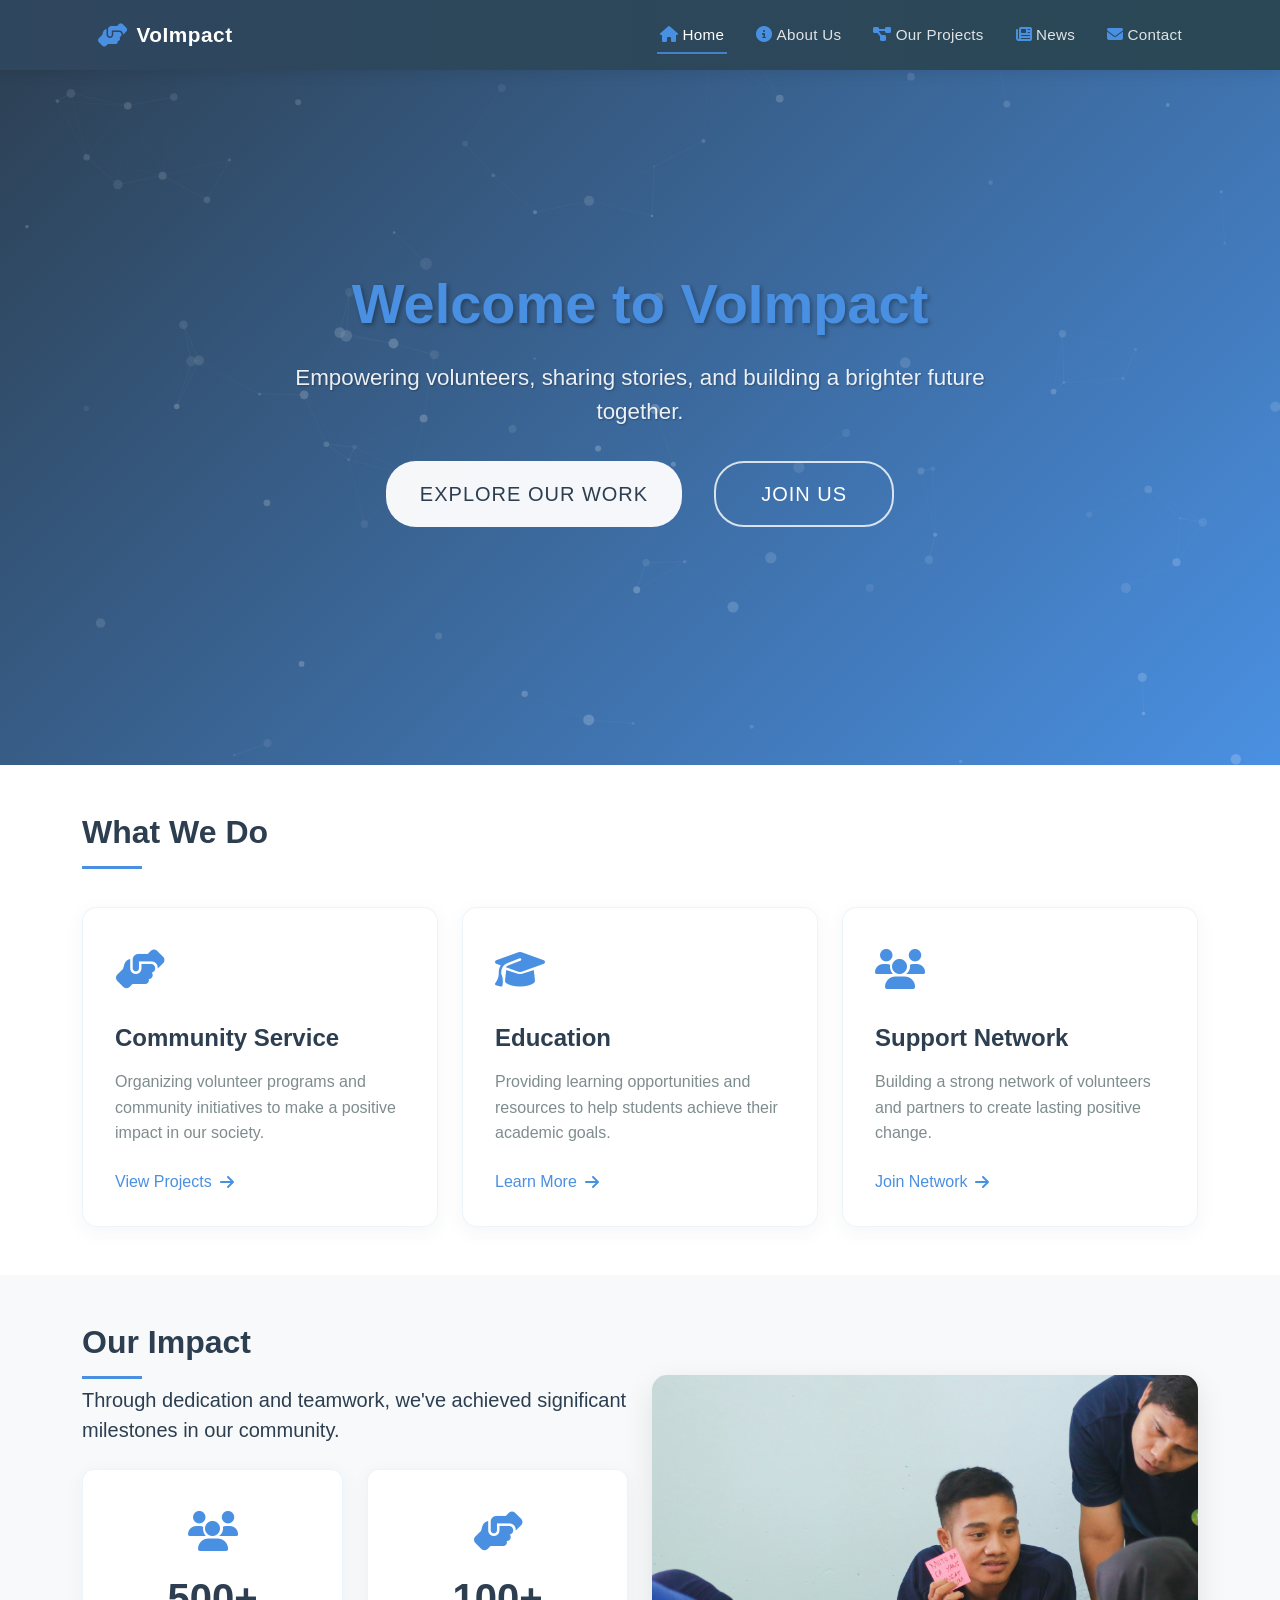
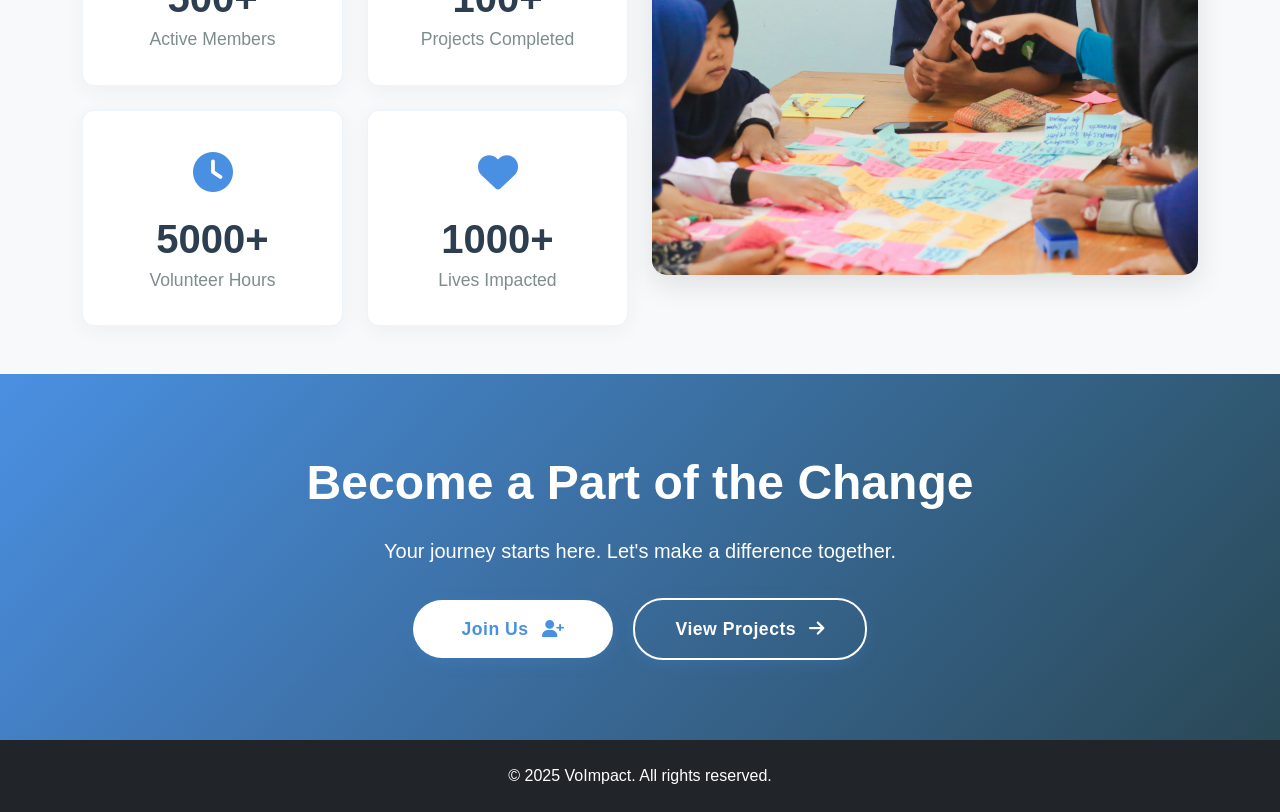
<file: index.html>
<!DOCTYPE html>
<html lang="en">
<head>
  <meta charset="UTF-8" />
  <meta name="viewport" content="width=device-width, initial-scale=1.0" />
  <title>VoImpact - Making a Difference Together</title>
  <link href="https://cdn.jsdelivr.net/npm/bootstrap@5.3.0/dist/css/bootstrap.min.css" rel="stylesheet" />
  <link rel="stylesheet" href="https://cdnjs.cloudflare.com/ajax/libs/font-awesome/6.1.1/css/all.min.css" />
  <link rel="stylesheet" href="css/style.css" />
  <link rel="stylesheet" href="css/index.css">
</head>
<body>
  <nav class="navbar fixed-top navbar-expand-lg">
    <div class="container">
      <a class="navbar-brand" href="index.html">
        <i class="fas fa-hands-helping me-2"></i>VoImpact
      </a>
      <button class="navbar-toggler" type="button" data-bs-toggle="collapse" data-bs-target="#navbarNav" aria-controls="navbarNav" aria-expanded="false" aria-label="Toggle navigation">
        <i class="fas fa-bars"></i>
      </button>
      <div class="collapse navbar-collapse" id="navbarNav">
        <ul class="navbar-nav ms-auto">
          <li class="nav-item">
            <a class="nav-link active" href="index.html">
              <i class="fas fa-home me-1"></i>Home
            </a>
          </li>
          <li class="nav-item">
            <a class="nav-link" href="about.html">
              <i class="fas fa-info-circle me-1"></i>About Us
            </a>
          </li>
          <li class="nav-item">
            <a class="nav-link" href="projects.html">
              <i class="fas fa-project-diagram me-1"></i>Our Projects
            </a>
          </li>
          <li class="nav-item">
            <a class="nav-link" href="news.html">
              <i class="fas fa-newspaper me-1"></i>News
            </a>
          </li>
          <li class="nav-item">
            <a class="nav-link" href="contacts.html">
              <i class="fas fa-envelope me-1"></i>Contact
            </a>
          </li>
        </ul>
      </div>
    </div>
  </nav>

  <!-- Hero Section -->
  <section class="hero-section">
    <div class="container">
      <h1 class="display-3 fw-bold mb-4">Welcome to VoImpact</h1>
      <p class="lead mb-4">Empowering volunteers, sharing stories, and building a brighter future together.</p>
      <div class="hero-buttons">
        <a href="#what-we-do" class="btn btn-light btn-lg me-3">Explore Our Work</a>
        <a href="#get-started" class="btn btn-outline-light btn-lg">Join Us</a>
      </div>
    </div>
  </section>

  <!-- Featured Section -->
  <section class="featured-section py-5" id="what-we-do">
    <div class="container">
      <h2 class="section-title mb-5">What We Do</h2>
      <div class="row g-4">
        <div class="col-md-4">
          <div class="featured-card">
            <div class="featured-icon">
              <i class="fas fa-hands-helping"></i>
            </div>
            <h3>Community Service</h3>
            <p>Organizing volunteer programs and community initiatives to make a positive impact in our society.</p>
            <a href="projects.html" class="learn-more">View Projects <i class="fas fa-arrow-right ms-2"></i></a>
          </div>
        </div>
        <div class="col-md-4">
          <div class="featured-card">
            <div class="featured-icon">
              <i class="fas fa-graduation-cap"></i>
            </div>
            <h3>Education</h3>
            <p>Providing learning opportunities and resources to help students achieve their academic goals.</p>
            <a href="about.html" class="learn-more">Learn More <i class="fas fa-arrow-right ms-2"></i></a>
          </div>
        </div>
        <div class="col-md-4">
          <div class="featured-card">
            <div class="featured-icon">
              <i class="fas fa-users"></i>
            </div>
            <h3>Support Network</h3>
            <p>Building a strong network of volunteers and partners to create lasting positive change.</p>
            <a href="contacts.html" class="learn-more">Join Network <i class="fas fa-arrow-right ms-2"></i></a>
          </div>
        </div>
      </div>
    </div>
  </section>

  <!-- Impact Section -->
  <section class="impact-section py-5 bg-light">
    <div class="container">
      <div class="row align-items-center">
        <div class="col-lg-6 mb-4 mb-lg-0">
          <h2 class="section-title">Our Impact</h2>
          <p class="lead mb-4">Through dedication and teamwork, we've achieved significant milestones in our community.</p>
          <div class="row g-4">
            <div class="col-6">
              <div class="impact-stat-box">
                <div class="impact-icon">
                  <i class="fas fa-users"></i>
                </div>
                <div class="impact-number">500+</div>
                <div class="impact-text">Active Members</div>
              </div>
            </div>
            <div class="col-6">
              <div class="impact-stat-box">
                <div class="impact-icon">
                  <i class="fas fa-hands-helping"></i>
                </div>
                <div class="impact-number">100+</div>
                <div class="impact-text">Projects Completed</div>
              </div>
            </div>
            <div class="col-6">
              <div class="impact-stat-box">
                <div class="impact-icon">
                  <i class="fas fa-clock"></i>
                </div>
                <div class="impact-number">5000+</div>
                <div class="impact-text">Volunteer Hours</div>
              </div>
            </div>
            <div class="col-6">
              <div class="impact-stat-box">
                <div class="impact-icon">
                  <i class="fas fa-heart"></i>
                </div>
                <div class="impact-number">1000+</div>
                <div class="impact-text">Lives Impacted</div>
              </div>
            </div>
          </div>
        </div>
        <div class="col-lg-6">
          <div class="impact-image">
            <img src="assets/about/Student Activities.jpg" alt="Community Impact" class="img-fluid rounded-3 shadow">
          </div>
        </div>
      </div>
    </div>
  </section>

  <!-- Call to Action -->
  <section class="volunteer-section" id="get-started">
    <div class="container">
      <h2 class="display-5 fw-bold mb-4">Become a Part of the Change</h2>
      <p class="lead mb-4">Your journey starts here. Let's make a difference together.</p>
      <div class="cta-buttons">
        <a href="contacts.html" class="volunteer-btn me-3">Join Us <i class="fas fa-user-plus ms-2"></i></a>
        <a href="projects.html" class="volunteer-btn btn-outline">View Projects <i class="fas fa-arrow-right ms-2"></i></a>
      </div>
    </div>
  </section>

  <footer class="bg-dark text-white text-center py-4">
    <div class="container">
      <p class="mb-0">&copy; 2025 VoImpact. All rights reserved.</p>
    </div>
  </footer>

  <script src="https://cdn.jsdelivr.net/npm/bootstrap@5.3.0/dist/js/bootstrap.bundle.min.js"></script>
  <script src="js/app.js"></script>
  <script src="js/banner-animation.js"></script>
</body>
</html>
</file>
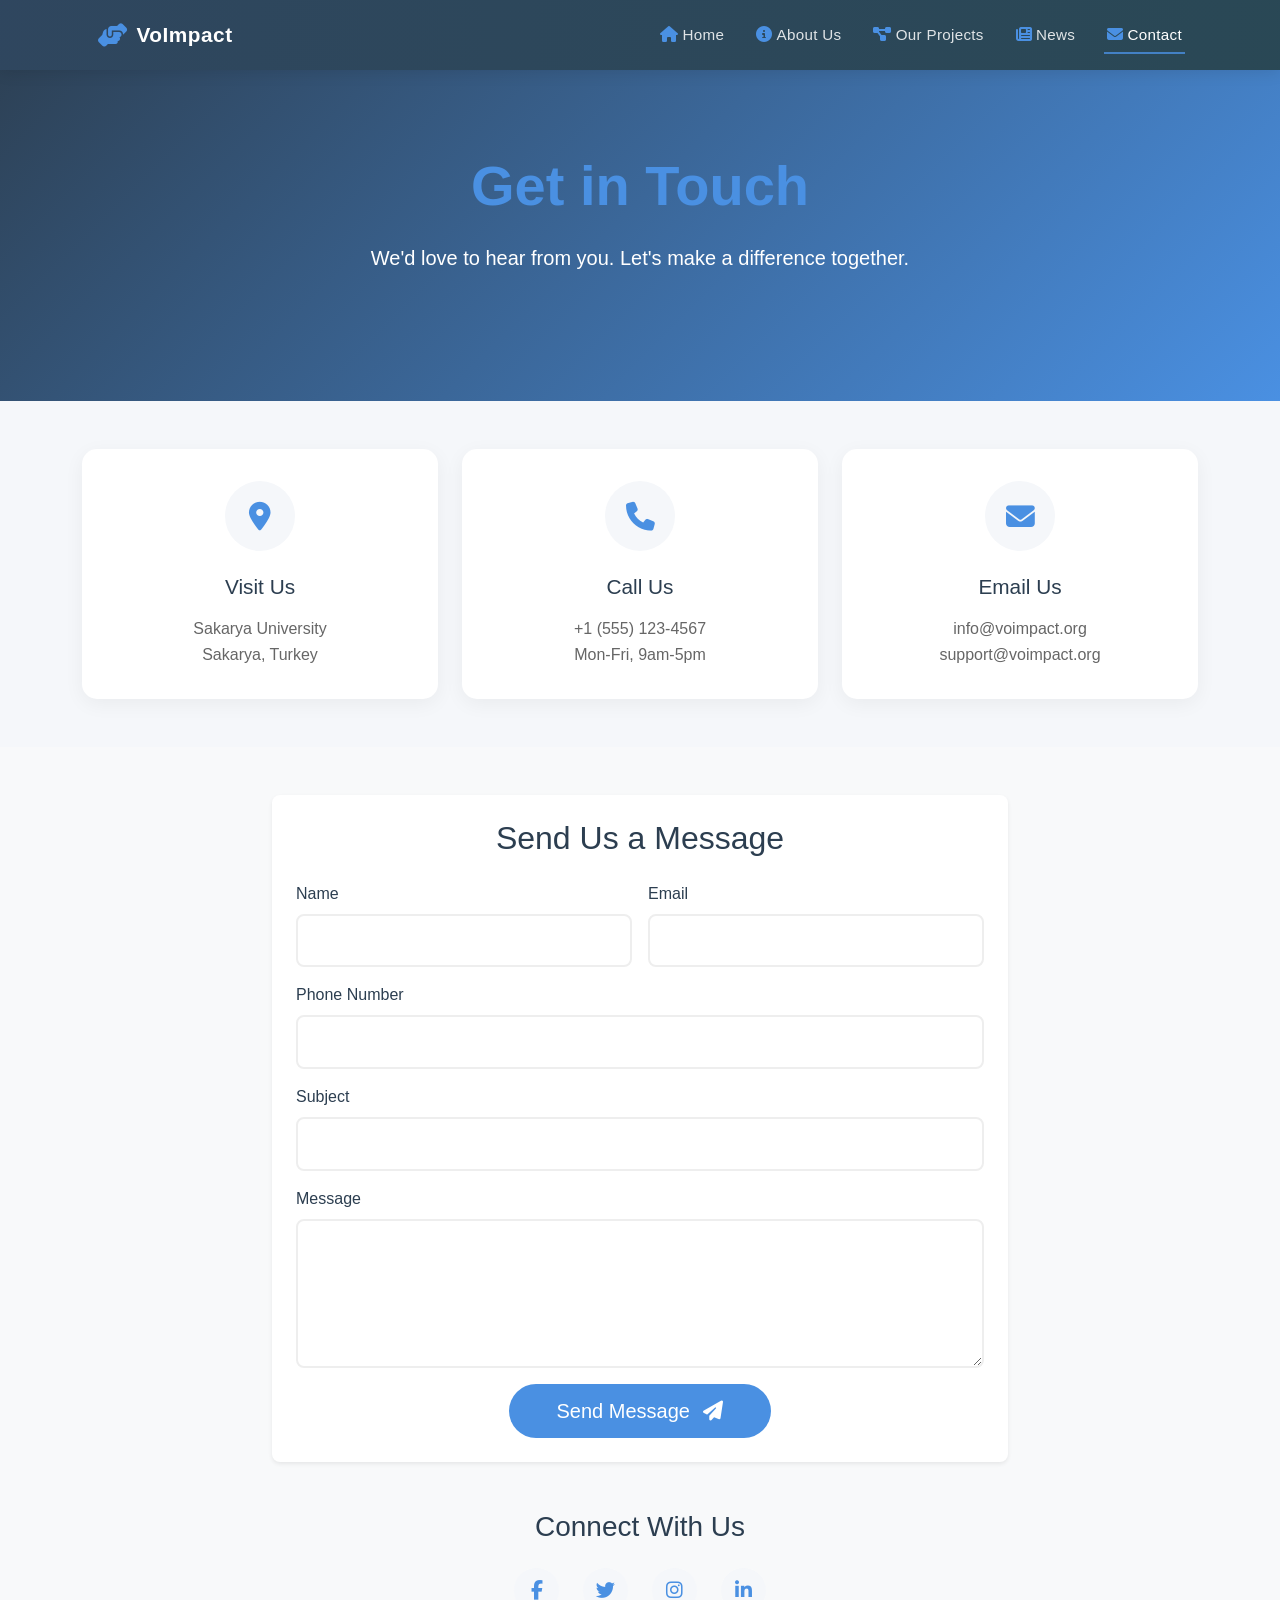
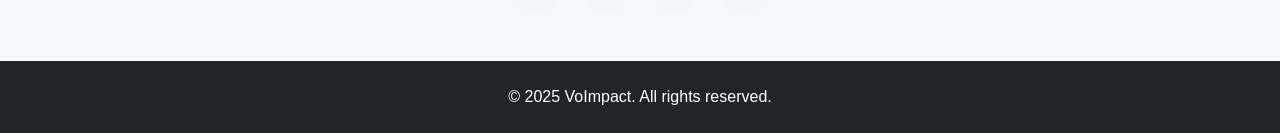
<file: contacts.html>
<!DOCTYPE html>
<html lang="en">
<head>
  <meta charset="UTF-8" />
  <meta name="viewport" content="width=device-width, initial-scale=1.0"/>
  <title>Contact Us - VoImpact</title>
  <link href="https://cdn.jsdelivr.net/npm/bootstrap@5.3.0/dist/css/bootstrap.min.css" rel="stylesheet" />
  <link rel="stylesheet" href="https://cdnjs.cloudflare.com/ajax/libs/font-awesome/6.1.1/css/all.min.css" />
  <link rel="stylesheet" href="css/style.css" />
  <link rel="stylesheet" href="css/contact.css" />
</head>
<body>
  <nav class="navbar fixed-top navbar-expand-lg">
    <div class="container">
      <a class="navbar-brand" href="index.html">
        <i class="fas fa-hands-helping me-2"></i>VoImpact
      </a>
      <button class="navbar-toggler" type="button" data-bs-toggle="collapse" data-bs-target="#navbarNav" aria-controls="navbarNav" aria-expanded="false" aria-label="Toggle navigation">
        <i class="fas fa-bars"></i>
      </button>
      <div class="collapse navbar-collapse" id="navbarNav">
        <ul class="navbar-nav ms-auto">
          <li class="nav-item">
            <a class="nav-link" href="index.html">
              <i class="fas fa-home me-1"></i>Home
            </a>
          </li>
          <li class="nav-item">
            <a class="nav-link" href="about.html">
              <i class="fas fa-info-circle me-1"></i>About Us
            </a>
          </li>
          <li class="nav-item">
            <a class="nav-link" href="projects.html">
              <i class="fas fa-project-diagram me-1"></i>Our Projects
            </a>
          </li>
          <li class="nav-item">
            <a class="nav-link" href="news.html">
              <i class="fas fa-newspaper me-1"></i>News
            </a>
          </li>
          <li class="nav-item">
            <a class="nav-link active" href="contacts.html">
              <i class="fas fa-envelope me-1"></i>Contact
            </a>
          </li>
        </ul>
      </div>
    </div>
  </nav>

  <section class="contact-hero">
    <div class="container">
      <h1 class="display-4 fw-bold text-center mb-4">Get in Touch</h1>
      <p class="lead text-center mb-5">We'd love to hear from you. Let's make a difference together.</p>
    </div>
  </section>

  <section class="contact-info py-5">
    <div class="container">
      <div class="row g-4">
        <div class="col-md-4">
          <div class="contact-card">
            <div class="contact-icon">
              <i class="fas fa-map-marker-alt"></i>
            </div>
            <h3>Visit Us</h3>
            <p>Sakarya University<br>Sakarya, Turkey</p>
          </div>
        </div>
        <div class="col-md-4">
          <div class="contact-card">
            <div class="contact-icon">
              <i class="fas fa-phone"></i>
            </div>
            <h3>Call Us</h3>
            <p>+1 (555) 123-4567<br>Mon-Fri, 9am-5pm</p>
          </div>
        </div>
        <div class="col-md-4">
          <div class="contact-card">
            <div class="contact-icon">
              <i class="fas fa-envelope"></i>
            </div>
            <h3>Email Us</h3>
            <p>info@voimpact.org<br>support@voimpact.org</p>
          </div>
        </div>
      </div>
    </div>
  </section>

  <section class="contact-form-section py-5 bg-light">
    <div class="container">
      <div class="row justify-content-center">
        <div class="col-md-8">
          <div class="contact-form-container bg-white p-4 rounded-3 shadow-sm">
            <h2 class="text-center mb-4">Send Us a Message</h2>
            <form name="contact" method="POST" data-netlify="true">
              <div class="row g-3">
                <div class="col-md-6">
                  <div class="form-group">
                    <label class="form-label">Name</label>
                    <input type="text" name="name" class="form-control" required>
                  </div>
                </div>
                <div class="col-md-6">
                  <div class="form-group">
                    <label class="form-label">Email</label>
                    <input type="email" name="email" class="form-control" required>
                  </div>
                </div>
                <div class="col-12">
                  <div class="form-group">
                    <label class="form-label">Phone Number</label>
                    <input type="tel" name="phone" class="form-control">
                  </div>
                </div>
                <div class="col-12">
                  <div class="form-group">
                    <label class="form-label">Subject</label>
                    <input type="text" name="subject" class="form-control" required>
                  </div>
                </div>
                <div class="col-12">
                  <div class="form-group">
                    <label class="form-label">Message</label>
                    <textarea name="message" rows="5" class="form-control" required></textarea>
                  </div>
                </div>
                <div class="col-12 text-center">
                  <button type="submit" class="btn btn-primary btn-lg px-5">
                    Send Message <i class="fas fa-paper-plane ms-2"></i>
                  </button>
                </div>
              </div>
            </form>
          </div>

          <div class="social-links text-center mt-5">
            <h3 class="mb-4">Connect With Us</h3>
            <div class="social-icons">
              <a href="#" class="social-icon"><i class="fab fa-facebook-f"></i></a>
              <a href="#" class="social-icon"><i class="fab fa-twitter"></i></a>
              <a href="#" class="social-icon"><i class="fab fa-instagram"></i></a>
              <a href="#" class="social-icon"><i class="fab fa-linkedin-in"></i></a>
            </div>
          </div>
        </div>
      </div>
    </div>
  </section>

  <footer class="bg-dark text-white text-center py-4">
    <div class="container">
      <p class="mb-0">&copy; 2025 VoImpact. All rights reserved.</p>
    </div>
  </footer>

  <script src="https://cdn.jsdelivr.net/npm/bootstrap@5.3.0/dist/js/bootstrap.bundle.min.js"></script>
</body>
</html>
</file>
<file: css/style.css>
:root {
  --primary: #4A90E2;    /* Modern blue */
  --secondary: #2C3E50;  /* Deep navy */
  --accent: #16A085;     /* Teal */
  --light: #F5F7FA;      /* Light gray */
  --dark: #2C3E50;       /* Deep navy */
  --success: #27AE60;    /* Green */
  --warning: #F1C40F;    /* Yellow */
  --danger: #E74C3C;     /* Red */
  --text-primary: #2C3E50;   /* Main text color */
  --text-secondary: #7F8C8D; /* Secondary text color */
  --transition: all 0.3s ease;
}

body {
  background-color: var(--light);
  font-family: -apple-system, BlinkMacSystemFont, "Segoe UI", Roboto,
    "Helvetica Neue", Arial, "Noto Sans", sans-serif;
  margin: 0;
  padding: 0;
  color: var(--text-primary);
}

.navbar {
  background: var(--secondary);
  height: 70px;
  top: 0;
  z-index: 1000;
  padding: 0;
  box-shadow: 0 2px 15px rgba(0, 0, 0, 0.1);
  transition: var(--transition);
}

.navbar::before {
  content: '';
  position: absolute;
  top: 0;
  left: 0;
  right: 0;
  bottom: 0;
  background: linear-gradient(90deg, 
    rgba(74, 144, 226, 0.1) 0%,
    rgba(22, 160, 133, 0.1) 100%);
  z-index: -1;
}

.navbar-brand {
  color: white !important;
  font-weight: 600;
  font-size: 1.3rem;
  padding: 0.5rem 1rem;
  display: flex;
  align-items: center;
  letter-spacing: 0.5px;
}

.navbar-brand i {
  font-size: 1.5rem;
  color: var(--primary);
  margin-right: 0.5rem;
  transition: var(--transition);
}

.navbar-brand:hover i {
  transform: scale(1.1);
}

.nav-link {
  color: rgba(255, 255, 255, 0.85) !important;
  font-weight: 500;
  padding: 0.5rem 1rem !important;
  transition: var(--transition);
  position: relative;
  font-size: 0.95rem;
  letter-spacing: 0.3px;
}

.nav-link i {
  font-size: 1rem;
  transition: transform 0.3s ease;
  color: var(--primary);
}

.nav-link:hover i {
  transform: translateY(-2px);
}

.nav-link::after {
  content: '';
  position: absolute;
  bottom: 0;
  left: 0.8rem;
  right: 0.8rem;
  height: 2px;
  background-color: var(--primary);
  transform: scaleX(0);
  transition: transform 0.3s ease;
  opacity: 0.8;
}

.nav-link:hover::after,
.nav-link.active::after {
  transform: scaleX(1);
}

.nav-link:hover,
.nav-link.active {
  color: white !important;
}

.navbar-toggler {
  border: none;
  color: white;
  padding: 0.5rem;
}

.navbar-toggler i {
  font-size: 1.5rem;
}

.navbar-toggler:focus {
  box-shadow: none;
}

@media (max-width: 991.98px) {
  .navbar-collapse {
    background: linear-gradient(to bottom, var(--secondary), var(--primary));
    padding: 1rem;
    border-radius: 0 0 1rem 1rem;
    margin-top: 0.5rem;
  }

  .nav-link {
    padding: 0.8rem 1.5rem !important;
  }

  .nav-link::after {
    display: none;
  }

  .nav-link:hover {
    background-color: rgba(255, 255, 255, 0.1);
    border-radius: 0.5rem;
  }
}

.space {
  margin-top: 100px;
}

h1 {
  text-align: center;
  font-size: 2.5rem;
  margin: 2rem 0;
  color: var(--primary);
  font-weight: bold;
}

.section-title {
  color: var(--secondary);
  font-size: 1.8rem;
  font-weight: 600;
  position: relative;
  padding-bottom: 0.5rem;
}

.section-title::after {
  content: '';
  position: absolute;
  left: 0;
  bottom: 0;
  width: 60px;
  height: 3px;
  background-color: var(--primary);
}

.card-grid {
  display: grid;
  grid-template-columns: repeat(auto-fit, minmax(300px, 1fr));
  gap: 2rem;
  margin-bottom: 2rem;
}

.flip-card {
  perspective: 1000px;
  height: 450px;
}

.flip-card-inner {
  position: relative;
  width: 100%;
  height: 100%;
  transition: transform 0.8s;
  transform-style: preserve-3d;
}

.flip-card.flipped .flip-card-inner {
  transform: rotateY(180deg);
}

.flip-card-front,
.flip-card-back {
  position: absolute;
  width: 100%;
  height: 100%;
  backface-visibility: hidden;
  border-radius: 1rem;
  overflow: hidden;
  box-shadow: 0 8px 20px rgba(0, 0, 0, 0.08);
  background: white;
  display: flex;
  flex-direction: column;
}

.flip-card-front img {
  height: 200px;
  object-fit: cover;
  width: 100%;
  flex-shrink: 0;
}

.card-body {
  padding: 1.5rem;
  display: flex;
  flex-direction: column;
  flex: 1;
  overflow-y: auto;
}

.card-title {
  font-weight: bold;
  color: var(--secondary);
  margin-bottom: 1rem;
  font-size: 1.25rem;
}

.card-text {
  flex-grow: 1;
  margin-bottom: 1rem;
  overflow-y: auto;
}

.flip-card-back {
  transform: rotateY(180deg);
  padding: 1.5rem;
  background: var(--primary);
  color: white;
  display: flex;
  flex-direction: column;
}

.flip-card-back .card-body {
  display: flex;
  flex-direction: column;
  height: 100%;
}

.flip-card-back .card-text {
  color: rgba(255, 255, 255, 0.9);
  font-size: 0.95rem;
  line-height: 1.5;
  margin-bottom: 1rem;
  flex-grow: 1;
}

.flip-card-back .btn {
  margin-top: auto;
  background-color: var(--secondary);
  color: white;
  border: none;
  padding: 0.75rem 1.5rem;
  border-radius: 30px;
  transition: var(--transition);
  font-weight: 500;
  align-self: flex-start;
}

.btn {
  margin-top: auto;
  background-color: var(--secondary);
  color: white;
  border: none;
  padding: 0.75rem 1.5rem;
  border-radius: 30px;
  transition: var(--transition);
  font-weight: 500;
}

.btn:hover {
  background-color: var(--primary);
  transform: translateY(-3px);
  box-shadow: 0 6px 12px rgba(0, 0, 0, 0.15);
}

.btn-secondary {
  background-color: white;
  color: var(--primary);
}

.btn-secondary:hover {
  background-color: var(--accent);
  color: var(--secondary);
}

.volunteer-btn {
  background-color: var(--primary);
  color: white;
  border: none;
  border-radius: 30px;
  padding: 1rem 2rem;
  font-size: 1.1rem;
  font-weight: 600;
  transition: var(--transition);
  text-decoration: none;
  display: inline-block;
  letter-spacing: 0.5px;
  box-shadow: 0 4px 15px rgba(74, 144, 226, 0.2);
}

.volunteer-btn:hover {
  background-color: var(--accent);
  color: white;
  transform: translateY(-3px);
  box-shadow: 0 6px 20px rgba(22, 160, 133, 0.25);
}

@media (max-width: 768px) {
  .card-grid {
    grid-template-columns: 1fr;
    gap: 1.5rem;
  }
  
  .flip-card {
    height: auto;
    min-height: 450px;
  }
  
  .flip-card-front,
  .flip-card-back {
    min-height: 450px;
  }
  
  .card-body {
    padding: 1.25rem;
  }
  
  .card-title {
    font-size: 1.2rem;
    margin-bottom: 0.75rem;
  }
  
  .card-text {
    font-size: 0.95rem;
    line-height: 1.5;
  }
  
  .btn {
    width: 100%;
    text-align: center;
    padding: 0.6rem 1.25rem;
    font-size: 0.95rem;
  }
}

/* Add extra space above the second container */
.second-container {
  margin-top: 25rem; /* Adjust this value for more or less space */
}
.third-container {
  margin-top: 25rem; /* Adjust this value for more or less space */
  margin-bottom: 25rem; /* Adjust this value for more or less space */
}

/* Hero Section Base Styles */
.hero-section {
  position: relative;
  min-height: 85vh;
  background: linear-gradient(135deg, 
    rgba(44, 62, 80, 0.95), 
    rgba(74, 144, 226, 0.9));
  display: flex;
  align-items: center;
  justify-content: center;
  color: white;
  text-align: center;
  overflow: hidden;
}

.hero-section::before {
  content: '';
  position: absolute;
  top: 0;
  left: 0;
  right: 0;
  bottom: 0;
  background: url('https://images.unsplash.com/photo-1559027615-cd4628902d4a?ixlib=rb-1.2.1&auto=format&fit=crop&w=1950&q=80') center/cover no-repeat;
  z-index: -2;
  filter: grayscale(20%) brightness(0.8);
}

.hero-section::after {
  content: '';
  position: absolute;
  top: 0;
  left: 0;
  right: 0;
  bottom: 0;
  background: radial-gradient(circle at center, 
    rgba(74, 144, 226, 0.2) 0%, 
    rgba(44, 62, 80, 0.8) 100%);
  z-index: -1;
}

.hero-section .container {
  position: relative;
  z-index: 1;
  max-width: 800px;
  padding: 2rem;
  animation: fadeInUp 1s ease-out forwards;
}

.hero-section h1 {
  font-size: 3.5rem;
  font-weight: 800;
  margin-bottom: 1.5rem;
  text-shadow: 2px 2px 4px rgba(0, 0, 0, 0.3);
  line-height: 1.2;
}

.hero-section p.lead {
  font-size: 1.4rem;
  margin-bottom: 2rem;
  text-shadow: 1px 1px 2px rgba(0, 0, 0, 0.3);
  opacity: 0.9;
}

.hero-buttons {
  display: flex;
  gap: 1rem;
  justify-content: center;
  flex-wrap: wrap;
}

.hero-buttons .btn {
  padding: 1rem 2.5rem;
  font-weight: 600;
  border-radius: 50px;
  text-transform: uppercase;
  letter-spacing: 1px;
  transition: all 0.3s ease;
  min-width: 200px;
  position: relative;
  overflow: hidden;
  border: 2px solid transparent;
}

.hero-buttons .btn-light {
  background: rgba(255, 255, 255, 0.95);
  color: var(--secondary);
}

.hero-buttons .btn-outline-light {
  border-color: rgba(255, 255, 255, 0.8);
  background: transparent;
}

.hero-buttons .btn:hover {
  transform: translateY(-3px);
  box-shadow: 0 8px 25px rgba(0, 0, 0, 0.2);
}

.hero-buttons .btn-light:hover {
  background: white;
}

.hero-buttons .btn-outline-light:hover {
  background: rgba(255, 255, 255, 0.1);
}

@media (max-width: 768px) {
  .hero-section {
    min-height: 70vh;
  }

  .hero-section h1 {
    font-size: 2.5rem;
  }

  .hero-section p.lead {
    font-size: 1.2rem;
  }

  .hero-buttons {
    flex-direction: column;
  }

  .hero-buttons .btn {
    width: 100%;
    margin: 0.5rem 0;
  }
}
</file>
<file: css/index.css>
:root {
  --primary: #4A90E2;    /* Modern blue */
  --secondary: #2C3E50;  /* Deep navy */
  --accent: #16A085;     /* Teal */
  --light: #F5F7FA;      /* Light gray */
  --dark: #2C3E50;       /* Deep navy */
  --success: #27AE60;    /* Green */
  --warning: #F1C40F;    /* Yellow */
  --danger: #E74C3C;     /* Red */
  --text-primary: #2C3E50;   /* Main text color */
  --text-secondary: #7F8C8D; /* Secondary text color */
  --transition: all 0.3s ease;
}

body, html {
  margin: 0;
  padding: 0;
  overflow-x: hidden;
}

/* Hero Section */
.hero-section {
  position: relative;
  height: 85vh;
  background: linear-gradient(135deg, var(--secondary), var(--primary));
  display: flex;
  align-items: center;
  justify-content: center;
  color: white;
  text-align: center;
  margin-bottom: 0;
}

.hero-section canvas {
  position: absolute;
  top: 0;
  left: 0;
  width: 100%;
  height: 100%;
  z-index: 0;
}

.hero-section .container {
  z-index: 1;
  opacity: 0;
  transform: translateY(30px);
  animation: fadeInUp 1s ease-out forwards;
}

.hero-buttons {
  margin-top: 2rem;
}

.hero-buttons .btn {
  padding: 1rem 2rem;
  font-weight: 500;
  border-radius: 30px;
  transition: var(--transition);
  min-width: 180px;
}

.hero-buttons .btn:hover {
  transform: translateY(-3px);
  box-shadow: 0 5px 15px rgba(0, 0, 0, 0.2);
}

/* Featured Section */
.featured-section {
  padding: 5rem 0;
  background: white;
}

.section-title {
  color: var(--secondary);
  font-size: 2rem;
  font-weight: 600;
  margin-bottom: 1rem;
  position: relative;
}

.section-title::after {
  content: '';
  position: absolute;
  left: 0;
  bottom: -10px;
  width: 60px;
  height: 3px;
  background-color: var(--primary);
}

.featured-card {
  background: white;
  padding: 2rem;
  border-radius: 15px;
  box-shadow: 0 5px 20px rgba(44, 62, 80, 0.05);
  transition: var(--transition);
  height: 100%;
  display: flex;
  flex-direction: column;
  border: 1px solid rgba(74, 144, 226, 0.1);
}

.featured-card:hover {
  transform: translateY(-10px);
  box-shadow: 0 8px 25px rgba(44, 62, 80, 0.1);
  border-color: rgba(74, 144, 226, 0.2);
}

.featured-icon {
  font-size: 2.5rem;
  color: var(--primary);
  margin-bottom: 1.5rem;
  transition: var(--transition);
}

.featured-card:hover .featured-icon {
  transform: scale(1.1);
  color: var(--accent);
}

.featured-card h3 {
  color: var(--secondary);
  font-size: 1.5rem;
  margin-bottom: 1rem;
  font-weight: 600;
}

.featured-card p {
  color: var(--text-secondary);
  margin-bottom: 1.5rem;
  flex-grow: 1;
  line-height: 1.6;
}

.learn-more {
  color: var(--primary);
  text-decoration: none;
  font-weight: 500;
  display: inline-flex;
  align-items: center;
  transition: var(--transition);
  margin-top: auto;
}

.learn-more:hover {
  color: var(--accent);
}

.learn-more i {
  transition: var(--transition);
}

.learn-more:hover i {
  transform: translateX(5px);
}

/* Impact Section */
.impact-section {
  background-color: var(--light);
  padding: 5rem 0;
}

.impact-image {
  position: relative;
  height: 500px;
  border-radius: 15px;
  overflow: hidden;
  box-shadow: 0 10px 30px rgba(0, 0, 0, 0.1);
}

.impact-image img {
  width: 100%;
  height: 100%;
  object-fit: cover;
  transition: var(--transition);
}

.impact-image:hover img {
  transform: scale(1.05);
}

.impact-stat-box {
  background: white;
  padding: 2rem;
  border-radius: 12px;
  box-shadow: 0 5px 20px rgba(44, 62, 80, 0.05);
  transition: var(--transition);
  text-align: center;
  height: 100%;
  border: 1px solid rgba(74, 144, 226, 0.1);
}

.impact-stat-box:hover {
  transform: translateY(-5px);
  box-shadow: 0 8px 25px rgba(44, 62, 80, 0.1);
  border-color: rgba(74, 144, 226, 0.2);
}

.impact-icon {
  font-size: 2.5rem;
  color: var(--primary);
  margin-bottom: 1rem;
  transition: var(--transition);
}

.impact-stat-box:hover .impact-icon {
  color: var(--accent);
  transform: scale(1.1);
}

.impact-number {
  font-size: 2.5rem;
  font-weight: 700;
  color: var(--secondary);
  margin-bottom: 0.5rem;
  line-height: 1;
}

.impact-text {
  color: var(--text-secondary);
  font-size: 1.1rem;
}

/* Volunteer Section */
.volunteer-section {
  background: linear-gradient(135deg, var(--primary), var(--secondary));
  color: white;
  padding: 5rem 0;
  text-align: center;
  position: relative;
  overflow: hidden;
}

.volunteer-section::before {
  content: '';
  position: absolute;
  top: 0;
  left: 0;
  right: 0;
  bottom: 0;
  background: linear-gradient(90deg, 
    rgba(74, 144, 226, 0.1) 0%,
    rgba(22, 160, 133, 0.1) 100%);
  z-index: 0;
}

.volunteer-section .container {
  position: relative;
  z-index: 1;
}

.cta-buttons {
  margin-top: 2rem;
}

.volunteer-btn {
  background-color: white;
  color: var(--primary);
  border: none;
  border-radius: 30px;
  padding: 1rem 2.5rem;
  font-size: 1.1rem;
  font-weight: 600;
  transition: var(--transition);
  text-decoration: none;
  display: inline-block;
  min-width: 200px;
}

.volunteer-btn:hover {
  background-color: var(--light);
  color: var(--primary);
  transform: translateY(-3px);
  box-shadow: 0 8px 25px rgba(0, 0, 0, 0.15);
}

.volunteer-btn.btn-outline {
  background-color: transparent;
  border: 2px solid white;
  color: white;
}

.volunteer-btn.btn-outline:hover {
  background-color: white;
  color: var(--primary);
}

/* Animations */
@keyframes fadeInUp {
  from {
    opacity: 0;
    transform: translateY(30px);
  }
  to {
    opacity: 1;
    transform: translateY(0);
  }
}

/* Responsive Design */
@media (max-width: 991.98px) {
  .hero-section {
    height: 70vh;
  }

  .impact-image {
    height: 400px;
    margin-top: 2rem;
  }

  .featured-card {
    margin-bottom: 2rem;
  }
}

@media (max-width: 767.98px) {
  .hero-section {
    height: 60vh;
  }

  .hero-section h1 {
    font-size: 2.5rem;
  }

  .impact-stat-box {
    margin-bottom: 1rem;
  }

  .cta-buttons .volunteer-btn {
    display: block;
    width: 100%;
    margin: 1rem 0;
  }
}

@media (max-width: 575.98px) {
  .hero-buttons .btn {
    display: block;
    width: 100%;
    margin: 0.5rem 0;
  }

  .section-title {
    font-size: 1.8rem;
  }

  .featured-card {
    padding: 1.5rem;
  }
}
</file>
<file: css/contact.css>
/* Contact Hero Section */
.contact-hero {
  background: linear-gradient(135deg, var(--secondary), var(--primary));
  padding: 120px 0 80px;
  color: white;
}

/* Contact Info Cards */
.contact-card {
  background: white;
  padding: 2rem;
  border-radius: 15px;
  box-shadow: 0 5px 20px rgba(0, 0, 0, 0.05);
  text-align: center;
  height: 100%;
  transition: transform 0.3s ease, box-shadow 0.3s ease;
}

.contact-card:hover {
  transform: translateY(-5px);
  box-shadow: 0 8px 25px rgba(0, 0, 0, 0.1);
}

.contact-icon {
  width: 70px;
  height: 70px;
  background: var(--light);
  border-radius: 50%;
  display: flex;
  align-items: center;
  justify-content: center;
  margin: 0 auto 1.5rem;
}

.contact-icon i {
  font-size: 1.8rem;
  color: var(--primary);
}

.contact-card h3 {
  color: var(--secondary);
  font-size: 1.3rem;
  margin-bottom: 1rem;
}

.contact-card p {
  color: #666;
  margin-bottom: 0;
  line-height: 1.6;
}

/* Contact Form */
.contact-form-container {
  transition: transform 0.3s ease, box-shadow 0.3s ease;
}

.contact-form-container:hover {
  transform: translateY(-5px);
  box-shadow: 0 8px 30px rgba(0, 0, 0, 0.1) !important;
}

.form-control {
  padding: 0.8rem;
  border: 2px solid #eee;
  border-radius: 8px;
  transition: all 0.3s ease;
}

.form-control:focus {
  border-color: var(--primary);
  box-shadow: 0 0 0 0.2rem rgba(174, 132, 91, 0.25);
}

.form-label {
  color: var(--secondary);
  font-weight: 500;
  margin-bottom: 0.5rem;
}

/* Social Links */
.social-links {
  margin-top: 3rem;
}

.social-icons {
  display: flex;
  justify-content: center;
  gap: 1.5rem;
}

.social-icon {
  width: 45px;
  height: 45px;
  background: var(--light);
  border-radius: 50%;
  display: flex;
  align-items: center;
  justify-content: center;
  color: var(--primary);
  font-size: 1.2rem;
  transition: all 0.3s ease;
  text-decoration: none;
}

.social-icon:hover {
  background: var(--primary);
  color: white;
  transform: translateY(-3px);
}

/* Button Styling */
.btn-primary {
  background-color: var(--primary);
  border-color: var(--primary);
  transition: all 0.3s ease;
}

.btn-primary:hover {
  background-color: var(--secondary);
  border-color: var(--secondary);
  transform: translateY(-2px);
  box-shadow: 0 5px 15px rgba(0, 0, 0, 0.1);
}

/* Responsive Design */
@media (max-width: 768px) {
  .contact-hero {
    padding: 100px 0 60px;
  }
  
  .contact-card {
    margin-bottom: 1.5rem;
  }
  
  .social-icons {
    gap: 1rem;
  }
  
  .social-icon {
    width: 40px;
    height: 40px;
    font-size: 1rem;
  }
}

@media (max-width: 576px) {
  .contact-hero h1 {
    font-size: 2rem;
  }
  
  .contact-form-container {
    padding: 1.5rem !important;
  }
}
</file>
